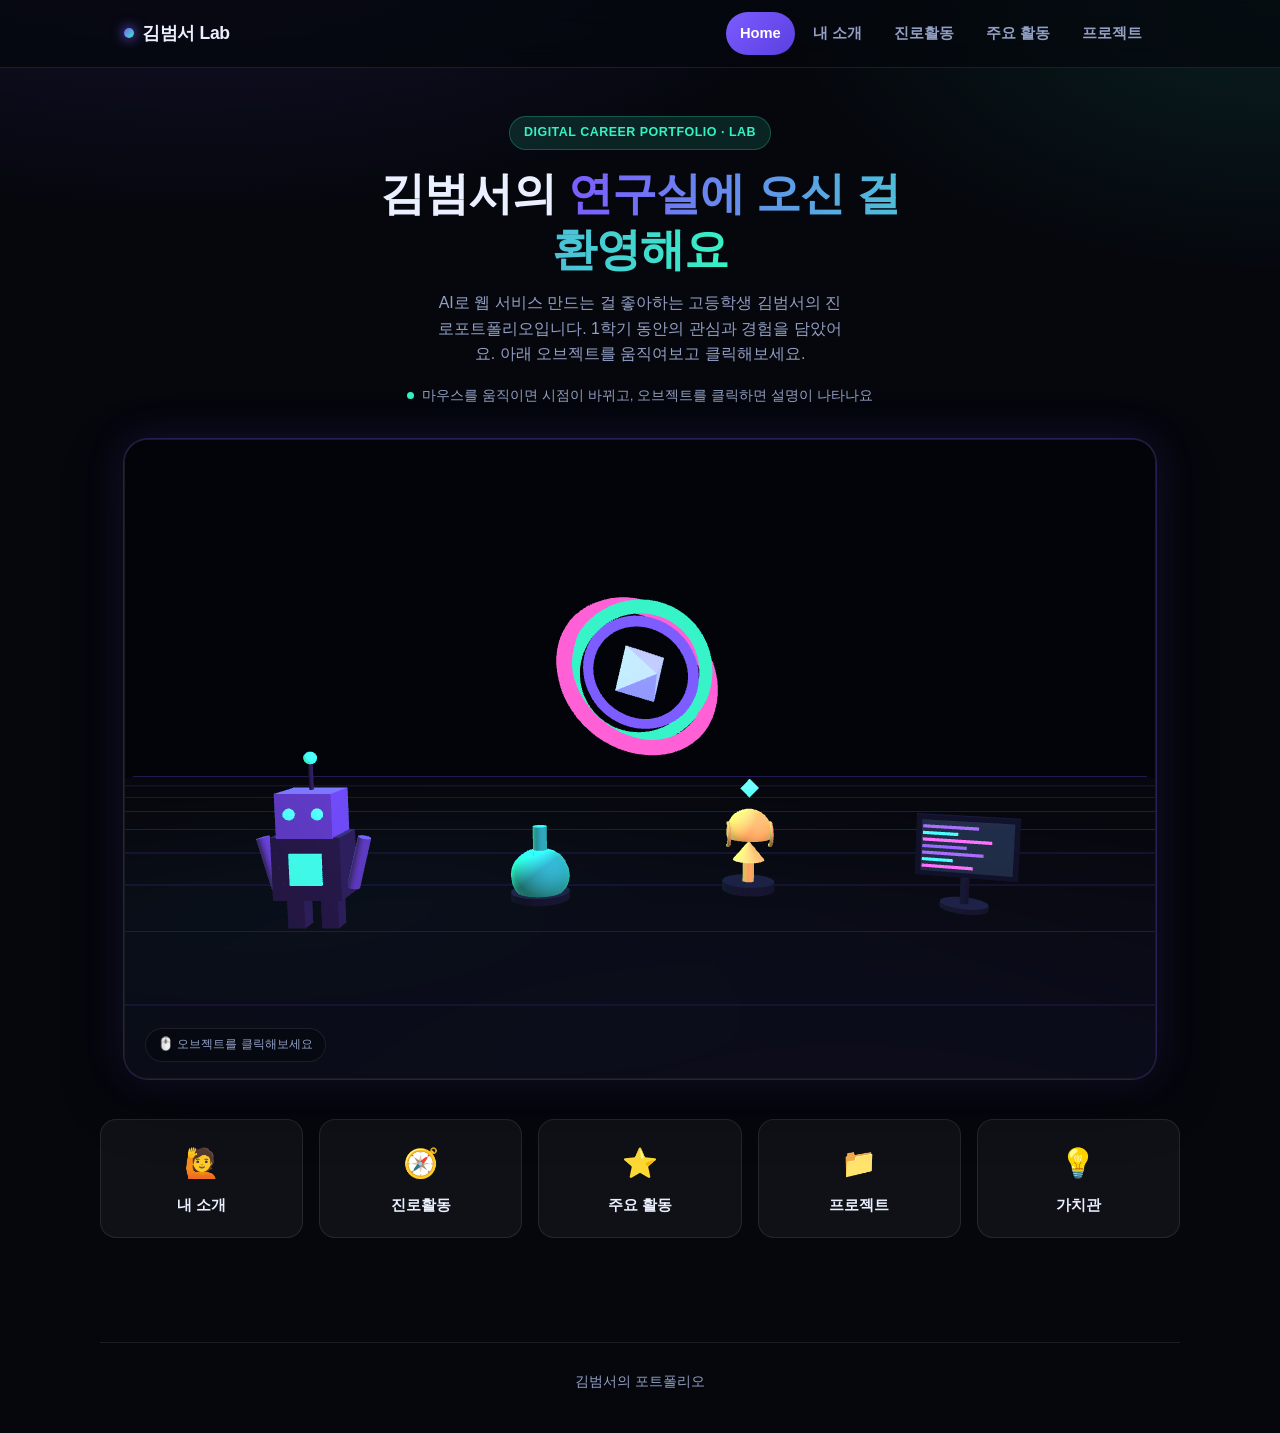
<file: 진로포트폴리오/index.html>
<!DOCTYPE html>
<html lang="ko">
<head>
<meta charset="UTF-8" />
<meta name="viewport" content="width=device-width, initial-scale=1.0" />
<title>김범서 진로포트폴리오 | Home</title>
<link rel="stylesheet" href="style.css" />
</head>
<body>

<nav class="site-nav">
  <div class="wrap">
    <a class="brand" href="index.html"><span class="dot"></span>김범서 Lab</a>
    <button class="nav-toggle" aria-label="메뉴 열기">
      <span></span><span></span><span></span>
    </button>
    <ul class="nav-links">
      <li><a href="index.html">Home</a></li>
      <li><a href="about.html">내 소개</a></li>
      <li><a href="career.html">진로활동</a></li>
      <li><a href="activities.html">주요 활동</a></li>
      <li><a href="projects.html">프로젝트</a></li>
    </ul>
  </div>
</nav>

<header class="wrap hero-intro">
  <span class="eyebrow">DIGITAL CAREER PORTFOLIO · LAB</span>
  <h1>김범서의 <span class="highlight">연구실에 오신 걸 환영해요</span></h1>
  <p>AI로 웹 서비스 만드는 걸 좋아하는 고등학생 김범서의 진로포트폴리오입니다. 1학기 동안의 관심과 경험을 담았어요. 아래 오브젝트를 움직여보고 클릭해보세요.</p>
  <div class="hero-hint"><span class="pulse-dot"></span> 마우스를 움직이면 시점이 바뀌고, 오브젝트를 클릭하면 설명이 나타나요</div>
</header>

<div class="lab-stage">
  <div id="lab-canvas-wrap" class="lab-canvas-wrap">
    <canvas id="lab-canvas" aria-label="내 진로 연구실 3D 씬. 로봇(내 소개), 플라스크(진로활동), 트로피(주요 활동), 모니터(프로젝트)를 클릭하면 설명이 나타납니다."></canvas>
    <span class="lab-caption">🖱️ 오브젝트를 클릭해보세요</span>

    <div id="lab-panel" class="lab-panel">
      <button class="lab-panel-close" aria-label="닫기">✕</button>
      <span class="lab-panel-tag"></span>
      <h3></h3>
      <p></p>
      <div class="lab-panel-actions">
        <a class="btn btn-primary btn-sm lab-panel-link" href="#">자세히 보기</a>
      </div>
    </div>

    <div class="lab-fallback">
      이 브라우저에서는 3D 씬을 표시할 수 없어요. 아래 메뉴로 각 페이지를 확인해주세요.
    </div>
  </div>
</div>

<main class="wrap quick-links">
  <a class="qcard" href="about.html">
    <div class="emoji">🙋</div>
    <div class="label">내 소개</div>
  </a>
  <a class="qcard" href="career.html">
    <div class="emoji">🧭</div>
    <div class="label">진로활동</div>
  </a>
  <a class="qcard" href="activities.html">
    <div class="emoji">⭐</div>
    <div class="label">주요 활동</div>
  </a>
  <a class="qcard" href="projects.html">
    <div class="emoji">📁</div>
    <div class="label">프로젝트</div>
  </a>
  <a class="qcard" href="about.html#values">
    <div class="emoji">💡</div>
    <div class="label">가치관</div>
  </a>
</main>

<footer class="site-footer wrap">
  김범서의 포트폴리오
</footer>

<script src="script.js"></script>
<script src="lab-scene.js"></script>
</body>
</html>
</file>
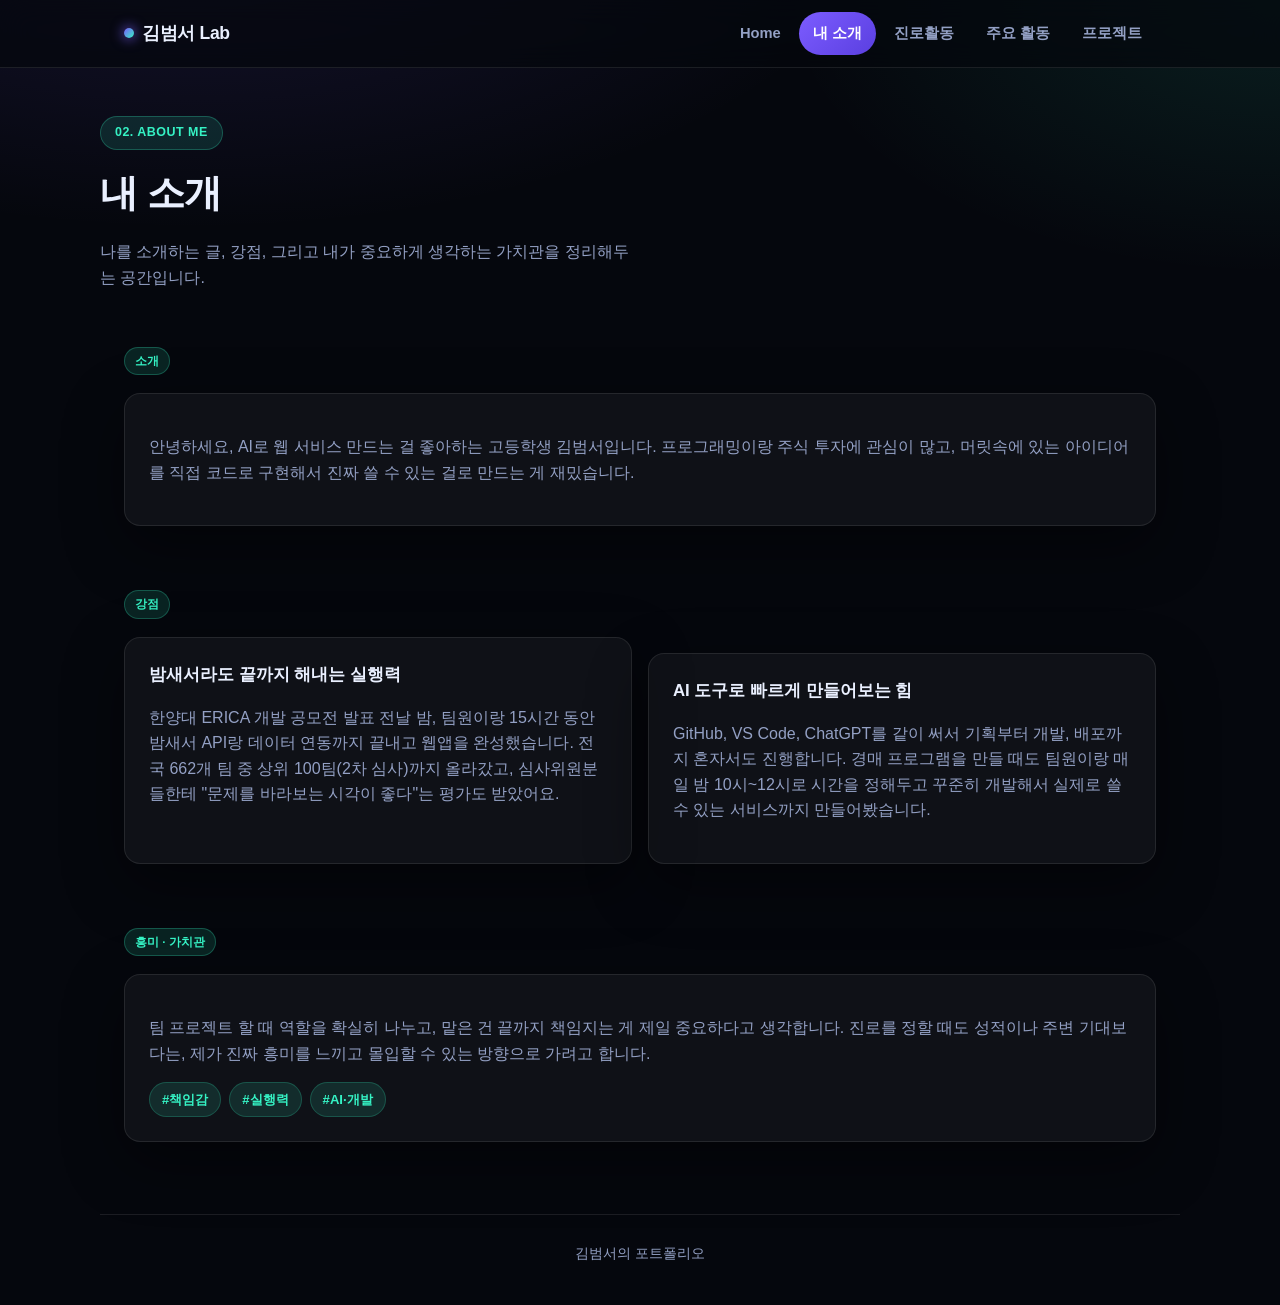
<file: 진로포트폴리오/about.html>
<!DOCTYPE html>
<html lang="ko">
<head>
<meta charset="UTF-8" />
<meta name="viewport" content="width=device-width, initial-scale=1.0" />
<title>내 소개 | 김범서 진로포트폴리오</title>
<link rel="stylesheet" href="style.css" />
</head>
<body>

<nav class="site-nav">
  <div class="wrap">
    <a class="brand" href="index.html"><span class="dot"></span>김범서 Lab</a>
    <button class="nav-toggle" aria-label="메뉴 열기">
      <span></span><span></span><span></span>
    </button>
    <ul class="nav-links">
      <li><a href="index.html">Home</a></li>
      <li><a href="about.html">내 소개</a></li>
      <li><a href="career.html">진로활동</a></li>
      <li><a href="activities.html">주요 활동</a></li>
      <li><a href="projects.html">프로젝트</a></li>
    </ul>
  </div>
</nav>

<header class="wrap page-header">
  <span class="eyebrow">02. ABOUT ME</span>
  <h1>내 소개</h1>
  <p>나를 소개하는 글, 강점, 그리고 내가 중요하게 생각하는 가치관을 정리해두는 공간입니다.</p>
</header>

<main class="wrap">

  <section id="intro" class="section">
    <h2 class="section-title"><span class="tag">소개</span></h2>
    <div class="card">
      <p>
        안녕하세요, AI로 웹 서비스 만드는 걸 좋아하는 고등학생 김범서입니다.
        프로그래밍이랑 주식 투자에 관심이 많고, 머릿속에 있는 아이디어를 직접 코드로
        구현해서 진짜 쓸 수 있는 걸로 만드는 게 재밌습니다.
      </p>
    </div>
  </section>

  <section id="strengths" class="section">
    <h2 class="section-title"><span class="tag">강점</span></h2>
    <div class="grid-2">
      <div class="card">
        <h3>밤새서라도 끝까지 해내는 실행력</h3>
        <p>
          한양대 ERICA 개발 공모전 발표 전날 밤, 팀원이랑 15시간 동안 밤새서 API랑 데이터
          연동까지 끝내고 웹앱을 완성했습니다. 전국 662개 팀 중 상위 100팀(2차 심사)까지
          올라갔고, 심사위원분들한테 "문제를 바라보는 시각이 좋다"는 평가도 받았어요.
        </p>
      </div>
      <div class="card">
        <h3>AI 도구로 빠르게 만들어보는 힘</h3>
        <p>
          GitHub, VS Code, ChatGPT를 같이 써서 기획부터 개발, 배포까지 혼자서도 진행합니다.
          경매 프로그램을 만들 때도 팀원이랑 매일 밤 10시~12시로 시간을 정해두고 꾸준히
          개발해서 실제로 쓸 수 있는 서비스까지 만들어봤습니다.
        </p>
      </div>
    </div>
  </section>

  <section id="values" class="section">
    <h2 class="section-title"><span class="tag">흥미 · 가치관</span></h2>
    <div class="card">
      <p>
        팀 프로젝트 할 때 역할을 확실히 나누고, 맡은 건 끝까지 책임지는 게 제일 중요하다고
        생각합니다. 진로를 정할 때도 성적이나 주변 기대보다는, 제가 진짜 흥미를 느끼고
        몰입할 수 있는 방향으로 가려고 합니다.
      </p>
      <div class="chip-row">
        <span class="chip">#책임감</span>
        <span class="chip">#실행력</span>
        <span class="chip">#AI·개발</span>
      </div>
    </div>
  </section>

</main>

<footer class="site-footer wrap">
  김범서의 포트폴리오
</footer>

<script src="script.js"></script>
</body>
</html>
</file>
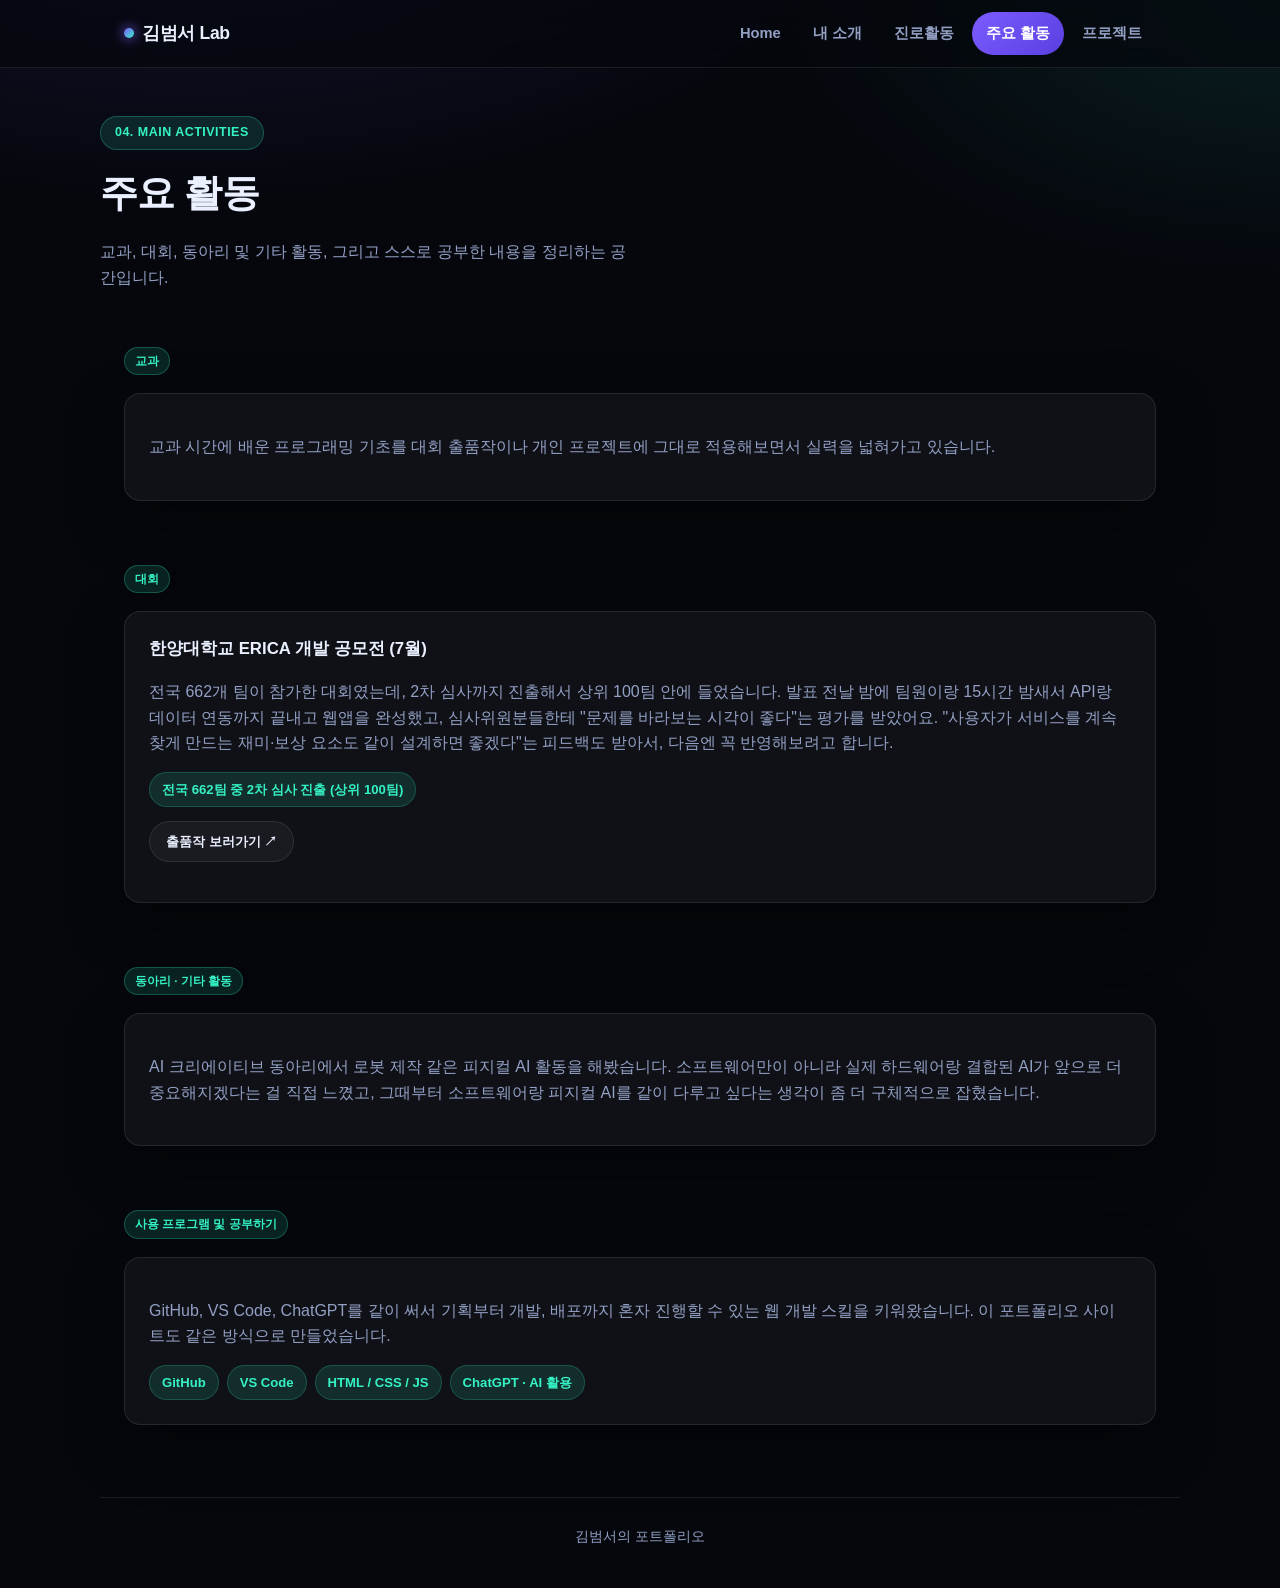
<file: 진로포트폴리오/activities.html>
<!DOCTYPE html>
<html lang="ko">
<head>
<meta charset="UTF-8" />
<meta name="viewport" content="width=device-width, initial-scale=1.0" />
<title>주요 활동 | 김범서 진로포트폴리오</title>
<link rel="stylesheet" href="style.css" />
</head>
<body>

<nav class="site-nav">
  <div class="wrap">
    <a class="brand" href="index.html"><span class="dot"></span>김범서 Lab</a>
    <button class="nav-toggle" aria-label="메뉴 열기">
      <span></span><span></span><span></span>
    </button>
    <ul class="nav-links">
      <li><a href="index.html">Home</a></li>
      <li><a href="about.html">내 소개</a></li>
      <li><a href="career.html">진로활동</a></li>
      <li><a href="activities.html">주요 활동</a></li>
      <li><a href="projects.html">프로젝트</a></li>
    </ul>
  </div>
</nav>

<header class="wrap page-header">
  <span class="eyebrow">04. MAIN ACTIVITIES</span>
  <h1>주요 활동</h1>
  <p>교과, 대회, 동아리 및 기타 활동, 그리고 스스로 공부한 내용을 정리하는 공간입니다.</p>
</header>

<main class="wrap">

  <section id="subject" class="section">
    <h2 class="section-title"><span class="tag">교과</span></h2>
    <div class="card">
      <p>
        교과 시간에 배운 프로그래밍 기초를 대회 출품작이나 개인 프로젝트에 그대로
        적용해보면서 실력을 넓혀가고 있습니다.
      </p>
    </div>
  </section>

  <section id="contest" class="section">
    <h2 class="section-title"><span class="tag">대회</span></h2>
    <div class="card">
      <h3>한양대학교 ERICA 개발 공모전 (7월)</h3>
      <p>
        전국 662개 팀이 참가한 대회였는데, 2차 심사까지 진출해서 상위 100팀 안에 들었습니다.
        발표 전날 밤에 팀원이랑 15시간 밤새서 API랑 데이터 연동까지 끝내고 웹앱을 완성했고,
        심사위원분들한테 "문제를 바라보는 시각이 좋다"는 평가를 받았어요. "사용자가 서비스를
        계속 찾게 만드는 재미·보상 요소도 같이 설계하면 좋겠다"는 피드백도 받아서, 다음엔
        꼭 반영해보려고 합니다.
      </p>
      <div class="chip-row">
        <span class="chip">전국 662팀 중 2차 심사 진출 (상위 100팀)</span>
      </div>
      <p style="margin-top: 14px;">
        <a class="btn btn-ghost btn-sm" href="https://hankki-hangeoreum.cmo00180401.chatgpt.site/" target="_blank" rel="noopener">
          출품작 보러가기 ↗
        </a>
      </p>
    </div>
  </section>

  <section id="club" class="section">
    <h2 class="section-title"><span class="tag">동아리 · 기타 활동</span></h2>
    <div class="card">
      <p>
        AI 크리에이티브 동아리에서 로봇 제작 같은 피지컬 AI 활동을 해봤습니다. 소프트웨어만이
        아니라 실제 하드웨어랑 결합된 AI가 앞으로 더 중요해지겠다는 걸 직접 느꼈고, 그때부터
        소프트웨어랑 피지컬 AI를 같이 다루고 싶다는 생각이 좀 더 구체적으로 잡혔습니다.
      </p>
    </div>
  </section>

  <section id="self-study" class="section">
    <h2 class="section-title"><span class="tag">사용 프로그램 및 공부하기</span></h2>
    <div class="card">
      <p>
        GitHub, VS Code, ChatGPT를 같이 써서 기획부터 개발, 배포까지 혼자 진행할 수 있는
        웹 개발 스킬을 키워왔습니다. 이 포트폴리오 사이트도 같은 방식으로 만들었습니다.
      </p>
      <div class="chip-row">
        <span class="chip">GitHub</span>
        <span class="chip">VS Code</span>
        <span class="chip">HTML / CSS / JS</span>
        <span class="chip">ChatGPT · AI 활용</span>
      </div>
    </div>
  </section>

</main>

<footer class="site-footer wrap">
  김범서의 포트폴리오
</footer>

<script src="script.js"></script>
</body>
</html>
</file>
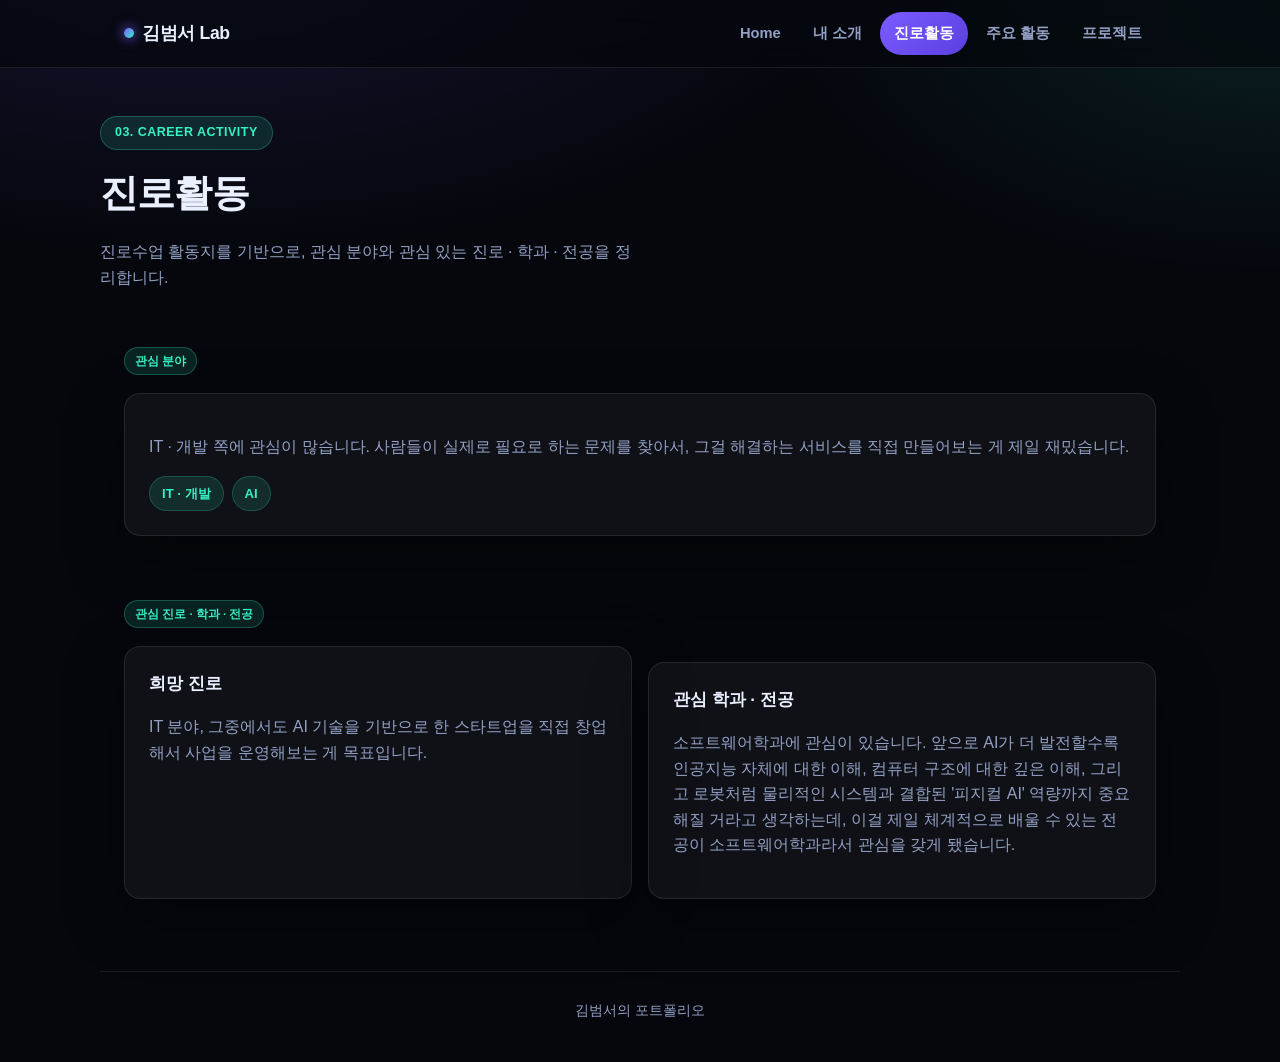
<file: 진로포트폴리오/career.html>
<!DOCTYPE html>
<html lang="ko">
<head>
<meta charset="UTF-8" />
<meta name="viewport" content="width=device-width, initial-scale=1.0" />
<title>진로활동 | 김범서 진로포트폴리오</title>
<link rel="stylesheet" href="style.css" />
</head>
<body>

<nav class="site-nav">
  <div class="wrap">
    <a class="brand" href="index.html"><span class="dot"></span>김범서 Lab</a>
    <button class="nav-toggle" aria-label="메뉴 열기">
      <span></span><span></span><span></span>
    </button>
    <ul class="nav-links">
      <li><a href="index.html">Home</a></li>
      <li><a href="about.html">내 소개</a></li>
      <li><a href="career.html">진로활동</a></li>
      <li><a href="activities.html">주요 활동</a></li>
      <li><a href="projects.html">프로젝트</a></li>
    </ul>
  </div>
</nav>

<header class="wrap page-header">
  <span class="eyebrow">03. CAREER ACTIVITY</span>
  <h1>진로활동</h1>
  <p>진로수업 활동지를 기반으로, 관심 분야와 관심 있는 진로 · 학과 · 전공을 정리합니다.</p>
</header>

<main class="wrap">

  <section id="interest" class="section">
    <h2 class="section-title"><span class="tag">관심 분야</span></h2>
    <div class="card">
      <p>
        IT · 개발 쪽에 관심이 많습니다. 사람들이 실제로 필요로 하는 문제를 찾아서,
        그걸 해결하는 서비스를 직접 만들어보는 게 제일 재밌습니다.
      </p>
      <div class="chip-row">
        <span class="chip">IT · 개발</span>
        <span class="chip">AI</span>
      </div>
    </div>
  </section>

  <section id="target" class="section">
    <h2 class="section-title"><span class="tag">관심 진로 · 학과 · 전공</span></h2>
    <div class="grid-2">
      <div class="card">
        <h3>희망 진로</h3>
        <p>
          IT 분야, 그중에서도 AI 기술을 기반으로 한 스타트업을 직접 창업해서 사업을
          운영해보는 게 목표입니다.
        </p>
      </div>
      <div class="card">
        <h3>관심 학과 · 전공</h3>
        <p>
          소프트웨어학과에 관심이 있습니다. 앞으로 AI가 더 발전할수록 인공지능 자체에 대한
          이해, 컴퓨터 구조에 대한 깊은 이해, 그리고 로봇처럼 물리적인 시스템과 결합된
          '피지컬 AI' 역량까지 중요해질 거라고 생각하는데, 이걸 제일 체계적으로 배울 수
          있는 전공이 소프트웨어학과라서 관심을 갖게 됐습니다.
        </p>
      </div>
    </div>
  </section>

</main>

<footer class="site-footer wrap">
  김범서의 포트폴리오
</footer>

<script src="script.js"></script>
</body>
</html>
</file>
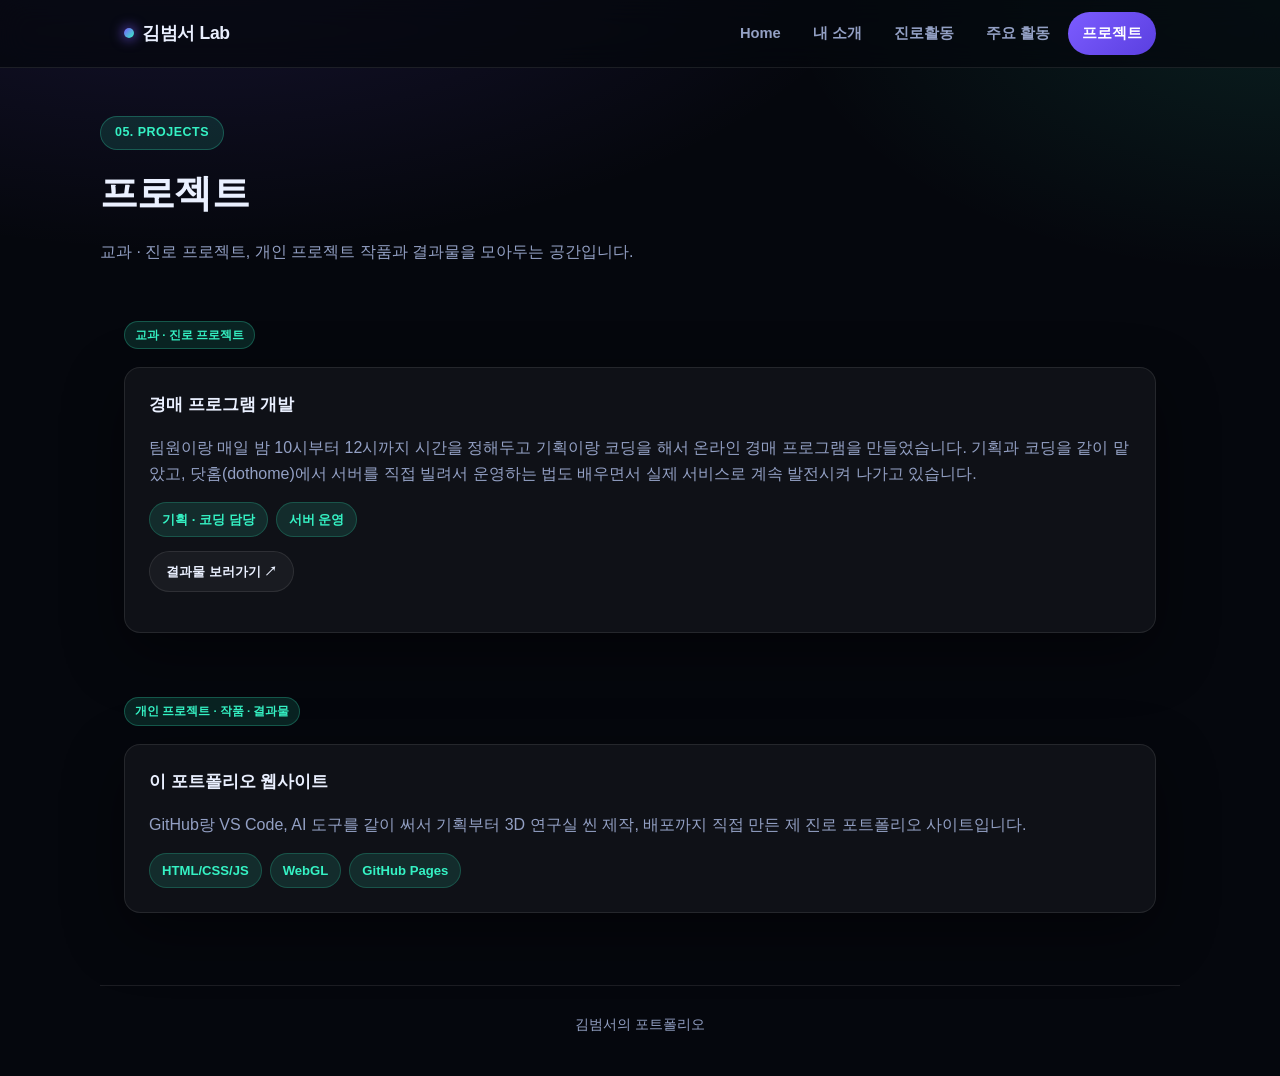
<file: 진로포트폴리오/projects.html>
<!DOCTYPE html>
<html lang="ko">
<head>
<meta charset="UTF-8" />
<meta name="viewport" content="width=device-width, initial-scale=1.0" />
<title>프로젝트 | 김범서 진로포트폴리오</title>
<link rel="stylesheet" href="style.css" />
</head>
<body>

<nav class="site-nav">
  <div class="wrap">
    <a class="brand" href="index.html"><span class="dot"></span>김범서 Lab</a>
    <button class="nav-toggle" aria-label="메뉴 열기">
      <span></span><span></span><span></span>
    </button>
    <ul class="nav-links">
      <li><a href="index.html">Home</a></li>
      <li><a href="about.html">내 소개</a></li>
      <li><a href="career.html">진로활동</a></li>
      <li><a href="activities.html">주요 활동</a></li>
      <li><a href="projects.html">프로젝트</a></li>
    </ul>
  </div>
</nav>

<header class="wrap page-header">
  <span class="eyebrow">05. PROJECTS</span>
  <h1>프로젝트</h1>
  <p>교과 · 진로 프로젝트, 개인 프로젝트 작품과 결과물을 모아두는 공간입니다.</p>
</header>

<main class="wrap">

  <section id="subject-project" class="section">
    <h2 class="section-title"><span class="tag">교과 · 진로 프로젝트</span></h2>
    <div class="card">
      <h3>경매 프로그램 개발</h3>
      <p>
        팀원이랑 매일 밤 10시부터 12시까지 시간을 정해두고 기획이랑 코딩을 해서 온라인
        경매 프로그램을 만들었습니다. 기획과 코딩을 같이 맡았고, 닷홈(dothome)에서 서버를
        직접 빌려서 운영하는 법도 배우면서 실제 서비스로 계속 발전시켜 나가고 있습니다.
      </p>
      <div class="chip-row">
        <span class="chip">기획 · 코딩 담당</span>
        <span class="chip">서버 운영</span>
      </div>
      <p style="margin-top: 14px;">
        <a class="btn btn-ghost btn-sm" href="https://bullty.dothome.co.kr/" target="_blank" rel="noopener">
          결과물 보러가기 ↗
        </a>
      </p>
    </div>
  </section>

  <section id="personal-project" class="section">
    <h2 class="section-title"><span class="tag">개인 프로젝트 · 작품 · 결과물</span></h2>
    <div class="card">
      <h3>이 포트폴리오 웹사이트</h3>
      <p>
        GitHub랑 VS Code, AI 도구를 같이 써서 기획부터 3D 연구실 씬 제작, 배포까지
        직접 만든 제 진로 포트폴리오 사이트입니다.
      </p>
      <div class="chip-row">
        <span class="chip">HTML/CSS/JS</span>
        <span class="chip">WebGL</span>
        <span class="chip">GitHub Pages</span>
      </div>
    </div>
  </section>

</main>

<footer class="site-footer wrap">
  김범서의 포트폴리오
</footer>

<script src="script.js"></script>
</body>
</html>
</file>
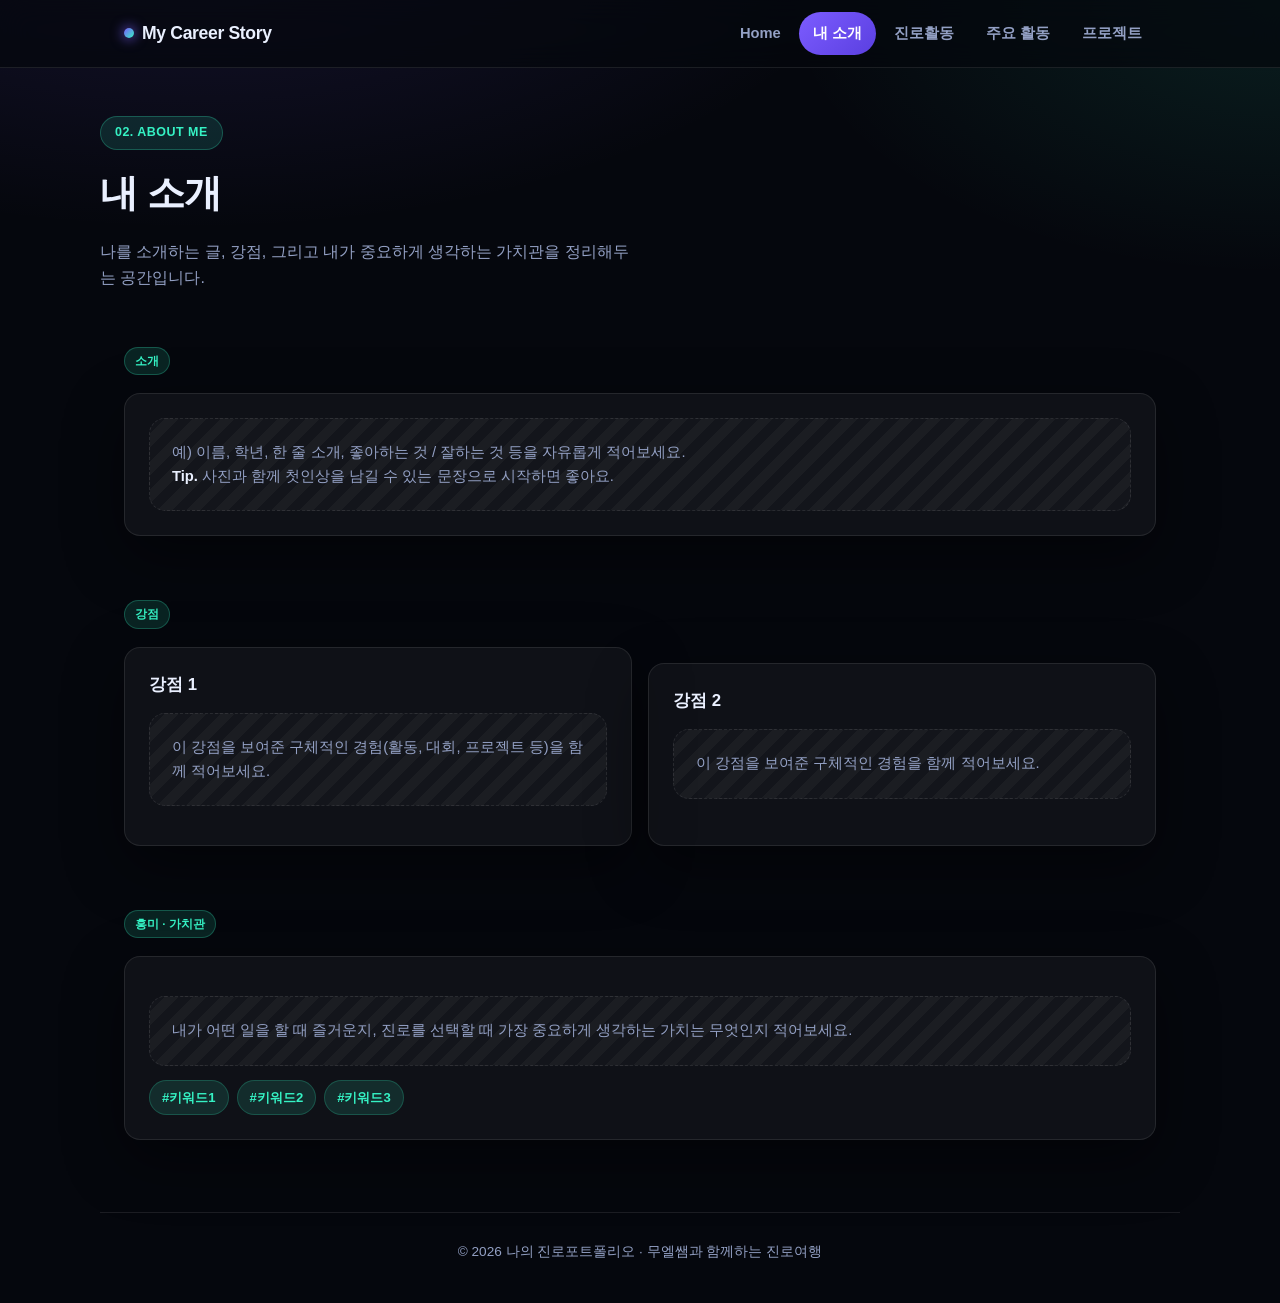
<file: 진로포트폴리오/Claude outputs/career-portfolio/career-portfolio/about.html>
<!DOCTYPE html>
<html lang="ko">
<head>
<meta charset="UTF-8" />
<meta name="viewport" content="width=device-width, initial-scale=1.0" />
<title>내 소개 | 나의 진로포트폴리오</title>
<link rel="stylesheet" href="style.css" />
</head>
<body>

<nav class="site-nav">
  <div class="wrap">
    <a class="brand" href="index.html"><span class="dot"></span>My Career Story</a>
    <button class="nav-toggle" aria-label="메뉴 열기">
      <span></span><span></span><span></span>
    </button>
    <ul class="nav-links">
      <li><a href="index.html">Home</a></li>
      <li><a href="about.html">내 소개</a></li>
      <li><a href="career.html">진로활동</a></li>
      <li><a href="activities.html">주요 활동</a></li>
      <li><a href="projects.html">프로젝트</a></li>
    </ul>
  </div>
</nav>

<header class="wrap page-header">
  <span class="eyebrow">02. ABOUT ME</span>
  <h1>내 소개</h1>
  <p>나를 소개하는 글, 강점, 그리고 내가 중요하게 생각하는 가치관을 정리해두는 공간입니다.</p>
</header>

<main class="wrap">

  <section id="intro" class="section">
    <h2 class="section-title"><span class="tag">소개</span></h2>
    <div class="card">
      <div class="placeholder">
        예) 이름, 학년, 한 줄 소개, 좋아하는 것 / 잘하는 것 등을 자유롭게 적어보세요.<br />
        <b>Tip.</b> 사진과 함께 첫인상을 남길 수 있는 문장으로 시작하면 좋아요.
      </div>
    </div>
  </section>

  <section id="strengths" class="section">
    <h2 class="section-title"><span class="tag">강점</span></h2>
    <div class="grid-2">
      <div class="card">
        <h3>강점 1</h3>
        <p class="placeholder">이 강점을 보여준 구체적인 경험(활동, 대회, 프로젝트 등)을 함께 적어보세요.</p>
      </div>
      <div class="card">
        <h3>강점 2</h3>
        <p class="placeholder">이 강점을 보여준 구체적인 경험을 함께 적어보세요.</p>
      </div>
    </div>
  </section>

  <section id="values" class="section">
    <h2 class="section-title"><span class="tag">흥미 · 가치관</span></h2>
    <div class="card">
      <p class="placeholder">내가 어떤 일을 할 때 즐거운지, 진로를 선택할 때 가장 중요하게 생각하는 가치는 무엇인지 적어보세요.</p>
      <div class="chip-row">
        <span class="chip">#키워드1</span>
        <span class="chip">#키워드2</span>
        <span class="chip">#키워드3</span>
      </div>
    </div>
  </section>

</main>

<footer class="site-footer wrap">
  © 2026 나의 진로포트폴리오 · 무엘쌤과 함께하는 진로여행
</footer>

<script src="script.js"></script>
</body>
</html>
</file>
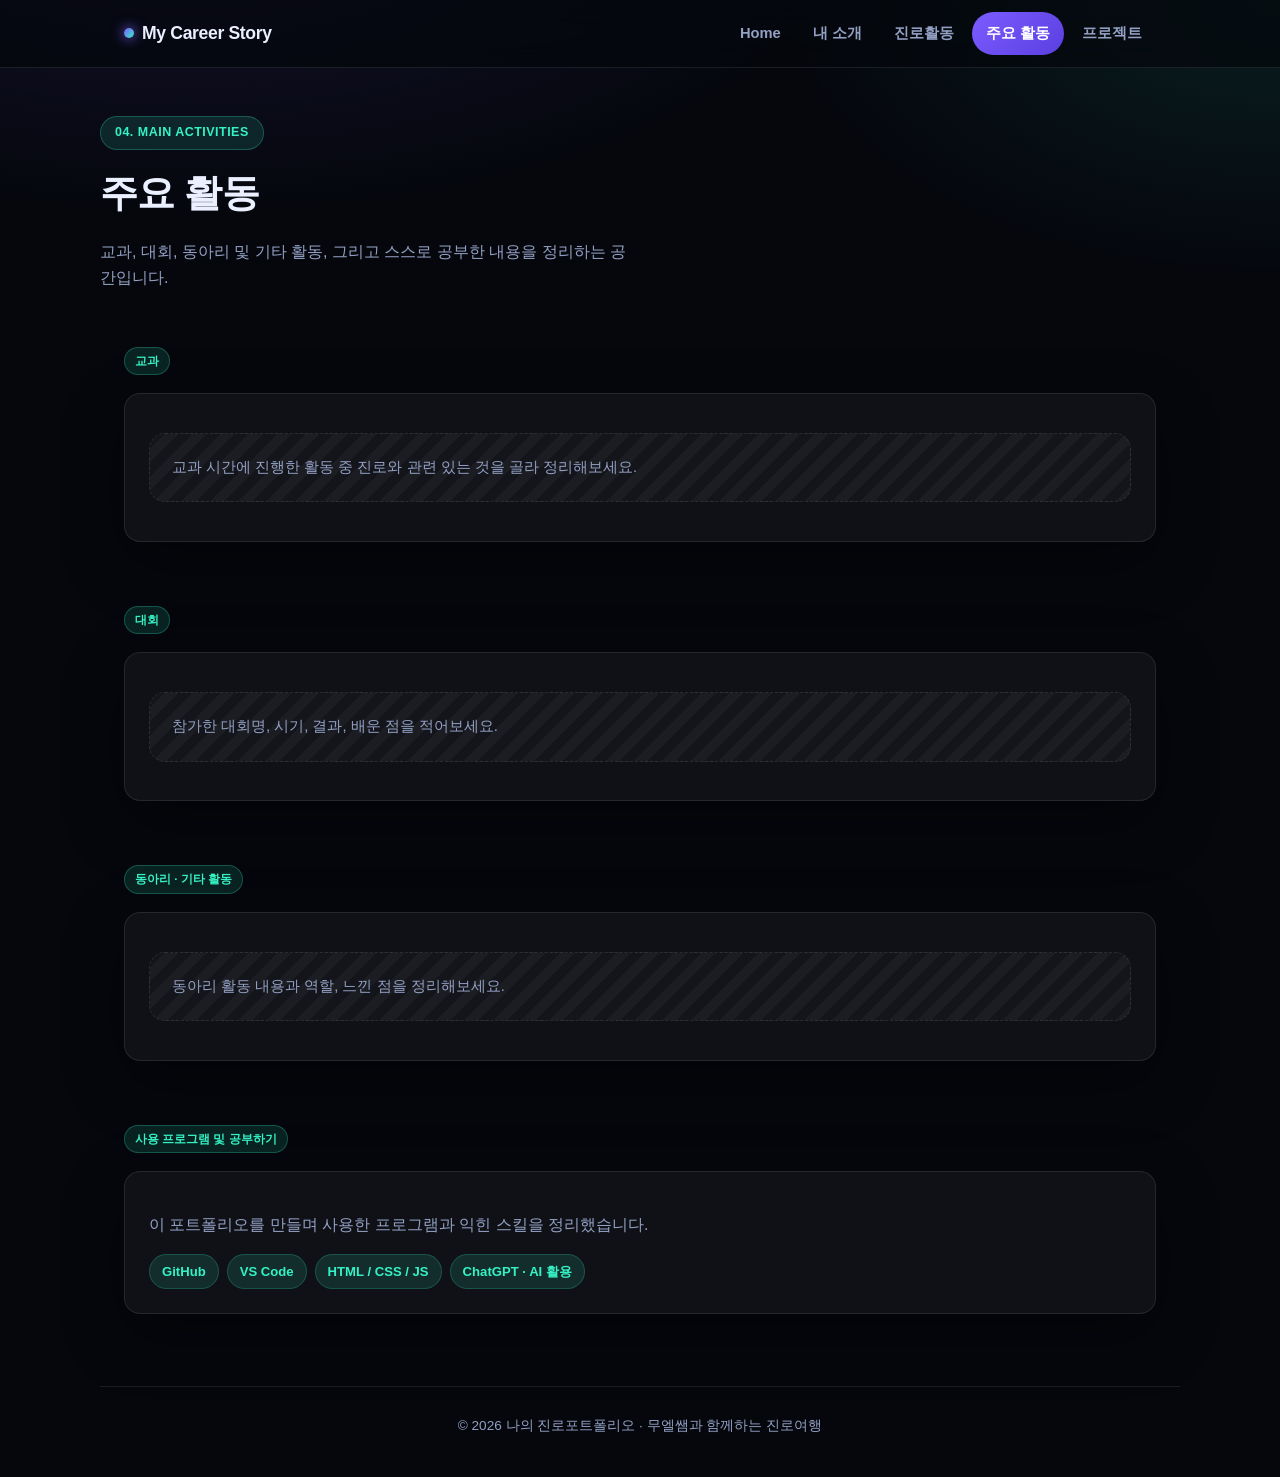
<file: 진로포트폴리오/Claude outputs/career-portfolio/career-portfolio/activities.html>
<!DOCTYPE html>
<html lang="ko">
<head>
<meta charset="UTF-8" />
<meta name="viewport" content="width=device-width, initial-scale=1.0" />
<title>주요 활동 | 나의 진로포트폴리오</title>
<link rel="stylesheet" href="style.css" />
</head>
<body>

<nav class="site-nav">
  <div class="wrap">
    <a class="brand" href="index.html"><span class="dot"></span>My Career Story</a>
    <button class="nav-toggle" aria-label="메뉴 열기">
      <span></span><span></span><span></span>
    </button>
    <ul class="nav-links">
      <li><a href="index.html">Home</a></li>
      <li><a href="about.html">내 소개</a></li>
      <li><a href="career.html">진로활동</a></li>
      <li><a href="activities.html">주요 활동</a></li>
      <li><a href="projects.html">프로젝트</a></li>
    </ul>
  </div>
</nav>

<header class="wrap page-header">
  <span class="eyebrow">04. MAIN ACTIVITIES</span>
  <h1>주요 활동</h1>
  <p>교과, 대회, 동아리 및 기타 활동, 그리고 스스로 공부한 내용을 정리하는 공간입니다.</p>
</header>

<main class="wrap">

  <section id="subject" class="section">
    <h2 class="section-title"><span class="tag">교과</span></h2>
    <div class="card">
      <p class="placeholder">교과 시간에 진행한 활동 중 진로와 관련 있는 것을 골라 정리해보세요.</p>
    </div>
  </section>

  <section id="contest" class="section">
    <h2 class="section-title"><span class="tag">대회</span></h2>
    <div class="card">
      <p class="placeholder">참가한 대회명, 시기, 결과, 배운 점을 적어보세요.</p>
    </div>
  </section>

  <section id="club" class="section">
    <h2 class="section-title"><span class="tag">동아리 · 기타 활동</span></h2>
    <div class="card">
      <p class="placeholder">동아리 활동 내용과 역할, 느낀 점을 정리해보세요.</p>
    </div>
  </section>

  <section id="self-study" class="section">
    <h2 class="section-title"><span class="tag">사용 프로그램 및 공부하기</span></h2>
    <div class="card">
      <p>이 포트폴리오를 만들며 사용한 프로그램과 익힌 스킬을 정리했습니다.</p>
      <div class="chip-row">
        <span class="chip">GitHub</span>
        <span class="chip">VS Code</span>
        <span class="chip">HTML / CSS / JS</span>
        <span class="chip">ChatGPT · AI 활용</span>
      </div>
    </div>
  </section>

</main>

<footer class="site-footer wrap">
  © 2026 나의 진로포트폴리오 · 무엘쌤과 함께하는 진로여행
</footer>

<script src="script.js"></script>
</body>
</html>
</file>
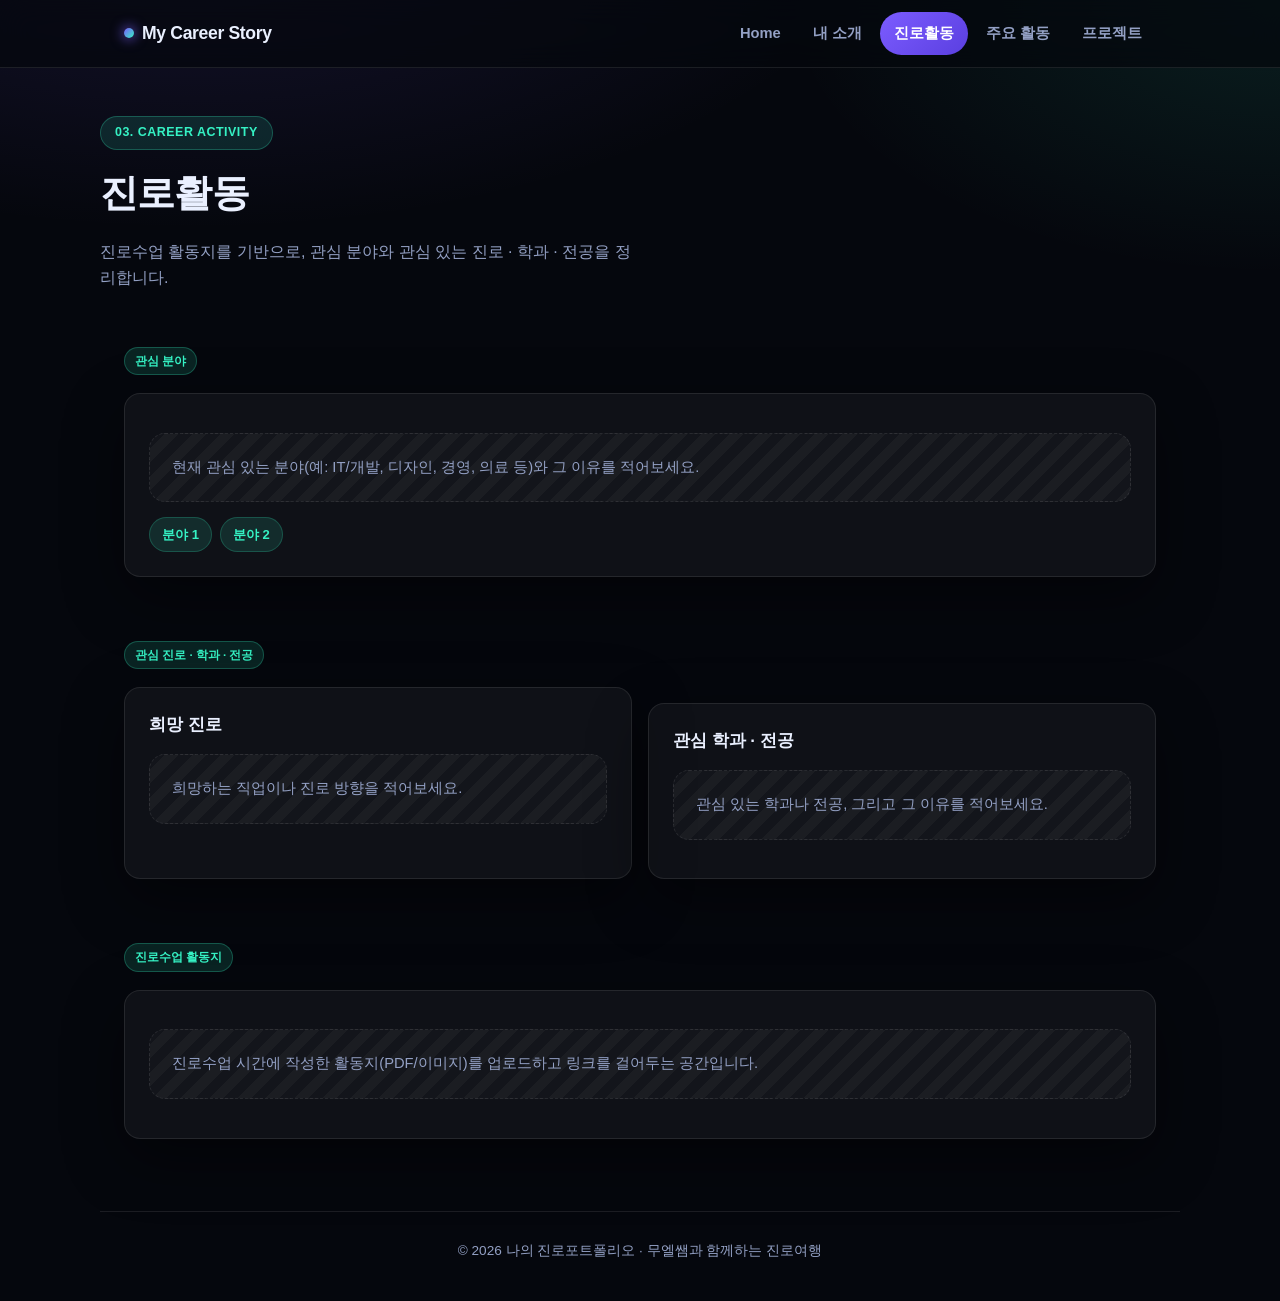
<file: 진로포트폴리오/Claude outputs/career-portfolio/career-portfolio/career.html>
<!DOCTYPE html>
<html lang="ko">
<head>
<meta charset="UTF-8" />
<meta name="viewport" content="width=device-width, initial-scale=1.0" />
<title>진로활동 | 나의 진로포트폴리오</title>
<link rel="stylesheet" href="style.css" />
</head>
<body>

<nav class="site-nav">
  <div class="wrap">
    <a class="brand" href="index.html"><span class="dot"></span>My Career Story</a>
    <button class="nav-toggle" aria-label="메뉴 열기">
      <span></span><span></span><span></span>
    </button>
    <ul class="nav-links">
      <li><a href="index.html">Home</a></li>
      <li><a href="about.html">내 소개</a></li>
      <li><a href="career.html">진로활동</a></li>
      <li><a href="activities.html">주요 활동</a></li>
      <li><a href="projects.html">프로젝트</a></li>
    </ul>
  </div>
</nav>

<header class="wrap page-header">
  <span class="eyebrow">03. CAREER ACTIVITY</span>
  <h1>진로활동</h1>
  <p>진로수업 활동지를 기반으로, 관심 분야와 관심 있는 진로 · 학과 · 전공을 정리합니다.</p>
</header>

<main class="wrap">

  <section id="interest" class="section">
    <h2 class="section-title"><span class="tag">관심 분야</span></h2>
    <div class="card">
      <p class="placeholder">현재 관심 있는 분야(예: IT/개발, 디자인, 경영, 의료 등)와 그 이유를 적어보세요.</p>
      <div class="chip-row">
        <span class="chip">분야 1</span>
        <span class="chip">분야 2</span>
      </div>
    </div>
  </section>

  <section id="target" class="section">
    <h2 class="section-title"><span class="tag">관심 진로 · 학과 · 전공</span></h2>
    <div class="grid-2">
      <div class="card">
        <h3>희망 진로</h3>
        <p class="placeholder">희망하는 직업이나 진로 방향을 적어보세요.</p>
      </div>
      <div class="card">
        <h3>관심 학과 · 전공</h3>
        <p class="placeholder">관심 있는 학과나 전공, 그리고 그 이유를 적어보세요.</p>
      </div>
    </div>
  </section>

  <section class="section">
    <h2 class="section-title"><span class="tag">진로수업 활동지</span></h2>
    <div class="card">
      <p class="placeholder">진로수업 시간에 작성한 활동지(PDF/이미지)를 업로드하고 링크를 걸어두는 공간입니다.</p>
    </div>
  </section>

</main>

<footer class="site-footer wrap">
  © 2026 나의 진로포트폴리오 · 무엘쌤과 함께하는 진로여행
</footer>

<script src="script.js"></script>
</body>
</html>
</file>
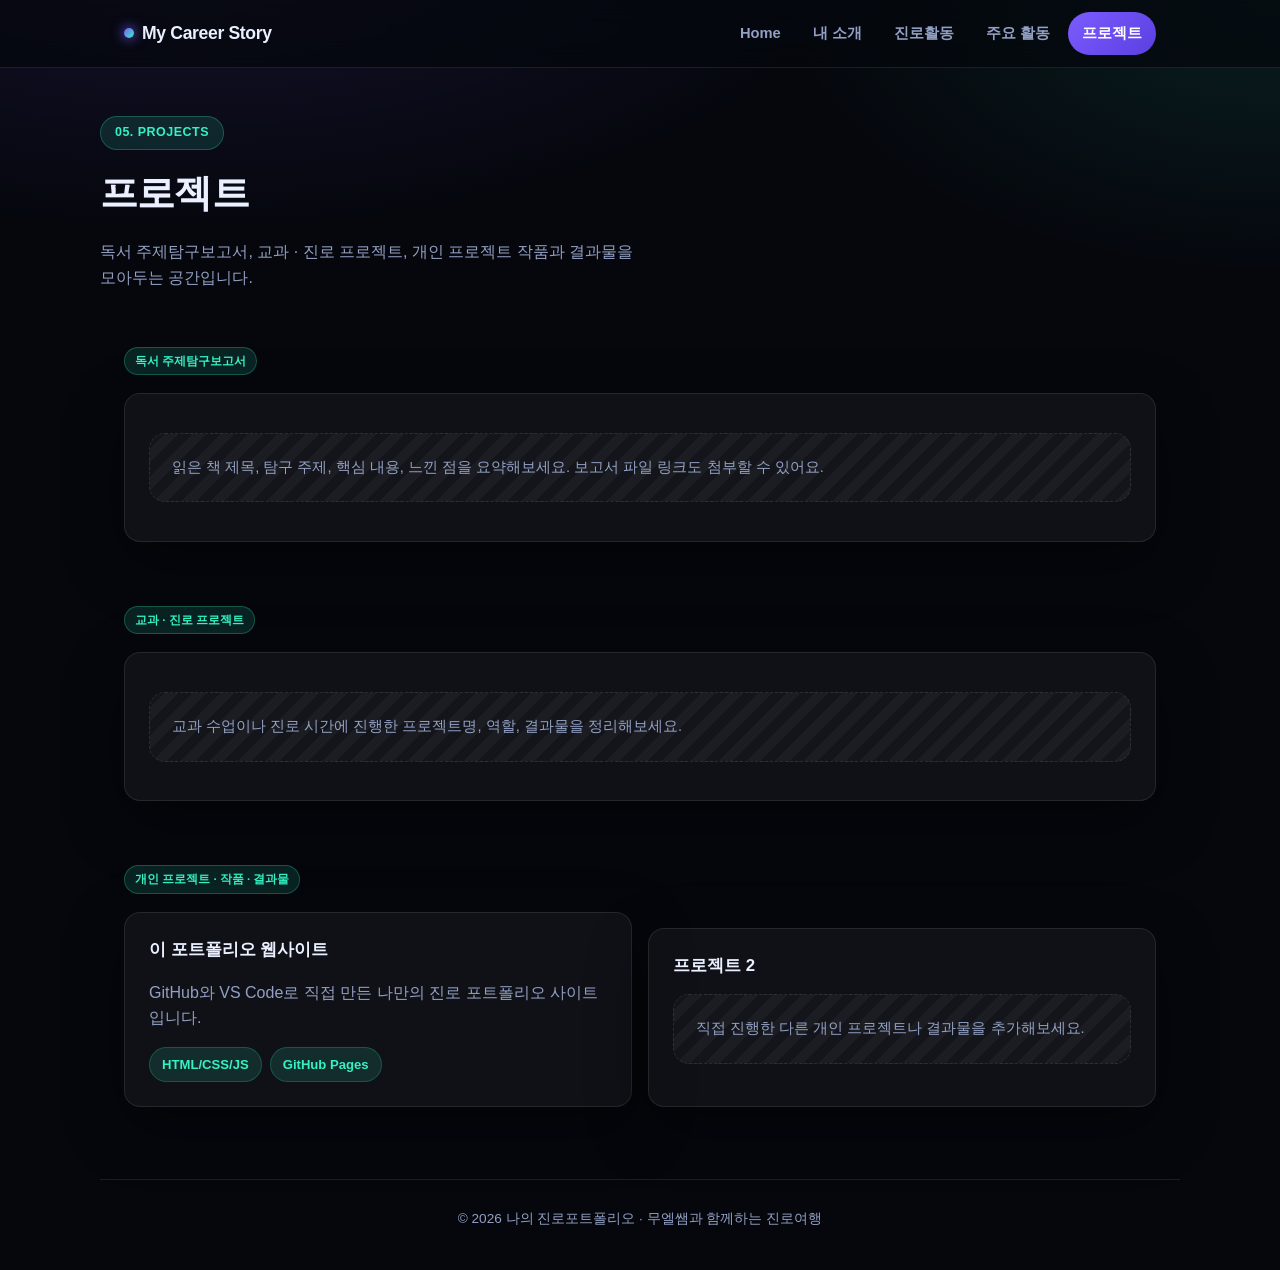
<file: 진로포트폴리오/Claude outputs/career-portfolio/career-portfolio/projects.html>
<!DOCTYPE html>
<html lang="ko">
<head>
<meta charset="UTF-8" />
<meta name="viewport" content="width=device-width, initial-scale=1.0" />
<title>프로젝트 | 나의 진로포트폴리오</title>
<link rel="stylesheet" href="style.css" />
</head>
<body>

<nav class="site-nav">
  <div class="wrap">
    <a class="brand" href="index.html"><span class="dot"></span>My Career Story</a>
    <button class="nav-toggle" aria-label="메뉴 열기">
      <span></span><span></span><span></span>
    </button>
    <ul class="nav-links">
      <li><a href="index.html">Home</a></li>
      <li><a href="about.html">내 소개</a></li>
      <li><a href="career.html">진로활동</a></li>
      <li><a href="activities.html">주요 활동</a></li>
      <li><a href="projects.html">프로젝트</a></li>
    </ul>
  </div>
</nav>

<header class="wrap page-header">
  <span class="eyebrow">05. PROJECTS</span>
  <h1>프로젝트</h1>
  <p>독서 주제탐구보고서, 교과 · 진로 프로젝트, 개인 프로젝트 작품과 결과물을 모아두는 공간입니다.</p>
</header>

<main class="wrap">

  <section id="reading" class="section">
    <h2 class="section-title"><span class="tag">독서 주제탐구보고서</span></h2>
    <div class="card">
      <p class="placeholder">읽은 책 제목, 탐구 주제, 핵심 내용, 느낀 점을 요약해보세요. 보고서 파일 링크도 첨부할 수 있어요.</p>
    </div>
  </section>

  <section id="subject-project" class="section">
    <h2 class="section-title"><span class="tag">교과 · 진로 프로젝트</span></h2>
    <div class="card">
      <p class="placeholder">교과 수업이나 진로 시간에 진행한 프로젝트명, 역할, 결과물을 정리해보세요.</p>
    </div>
  </section>

  <section id="personal-project" class="section">
    <h2 class="section-title"><span class="tag">개인 프로젝트 · 작품 · 결과물</span></h2>
    <div class="grid-2">
      <div class="card">
        <h3>이 포트폴리오 웹사이트</h3>
        <p>GitHub와 VS Code로 직접 만든 나만의 진로 포트폴리오 사이트입니다.</p>
        <div class="chip-row">
          <span class="chip">HTML/CSS/JS</span>
          <span class="chip">GitHub Pages</span>
        </div>
      </div>
      <div class="card">
        <h3>프로젝트 2</h3>
        <p class="placeholder">직접 진행한 다른 개인 프로젝트나 결과물을 추가해보세요.</p>
      </div>
    </div>
  </section>

</main>

<footer class="site-footer wrap">
  © 2026 나의 진로포트폴리오 · 무엘쌤과 함께하는 진로여행
</footer>

<script src="script.js"></script>
</body>
</html>
</file>
<file: 진로포트폴리오/style.css>
/* ============================================
   나의 진로포트폴리오 — 공통 스타일시트 (Lab Theme)
   ============================================ */

:root {
  --bg: #05070d;
  --bg-soft: #0b0f1a;
  --surface: rgba(255, 255, 255, 0.045);
  --surface-strong: rgba(255, 255, 255, 0.07);
  --ink: #eaf0ff;
  --ink-soft: #93a0c4;
  --primary: #7c5cff;
  --primary-dark: #5a3fe0;
  --accent: #35f2c4;
  --accent-soft: rgba(53, 242, 196, 0.12);
  --magenta: #ff5fd1;
  --card-border: rgba(255, 255, 255, 0.09);
  --shadow: 0 20px 60px rgba(0, 0, 0, 0.45);
  --glow: 0 0 0 1px rgba(124, 92, 255, 0.25), 0 0 40px rgba(124, 92, 255, 0.15);
  --radius-lg: 24px;
  --radius-md: 16px;
  --nav-h: 68px;
  --max-w: 1080px;
  font-size: 16px;
}

* { box-sizing: border-box; }

html { scroll-behavior: smooth; }

body {
  margin: 0;
  font-family: "Pretendard", "Apple SD Gothic Neo", "Malgun Gothic", -apple-system,
    BlinkMacSystemFont, sans-serif;
  background:
    radial-gradient(1200px 600px at 15% -10%, rgba(124, 92, 255, 0.16), transparent 60%),
    radial-gradient(900px 500px at 100% 0%, rgba(53, 242, 196, 0.10), transparent 55%),
    var(--bg);
  color: var(--ink);
  line-height: 1.6;
  -webkit-font-smoothing: antialiased;
  min-height: 100vh;
}

img { max-width: 100%; display: block; }

a { color: inherit; text-decoration: none; }

.wrap {
  max-width: var(--max-w);
  margin: 0 auto;
  padding: 0 24px;
}

/* ---------- Nav ---------- */
.site-nav {
  position: sticky;
  top: 0;
  z-index: 50;
  height: var(--nav-h);
  display: flex;
  align-items: center;
  background: rgba(5, 7, 13, 0.72);
  backdrop-filter: blur(14px);
  border-bottom: 1px solid var(--card-border);
}

.site-nav .wrap {
  width: 100%;
  display: flex;
  align-items: center;
  justify-content: space-between;
}

.brand {
  font-weight: 800;
  font-size: 1.1rem;
  letter-spacing: -0.02em;
  display: flex;
  align-items: center;
  gap: 8px;
  color: var(--ink);
}

.brand .dot {
  width: 10px;
  height: 10px;
  border-radius: 50%;
  background: linear-gradient(135deg, var(--primary), var(--accent));
  box-shadow: 0 0 12px 2px rgba(124, 92, 255, 0.6);
}

.nav-links {
  display: flex;
  gap: 4px;
  list-style: none;
  margin: 0;
  padding: 0;
}

.nav-links a {
  display: block;
  padding: 10px 14px;
  border-radius: 999px;
  font-weight: 600;
  font-size: 0.92rem;
  color: var(--ink-soft);
  transition: background 0.2s ease, color 0.2s ease;
  white-space: nowrap;
}

.nav-links a:hover { background: var(--accent-soft); color: var(--ink); }

.nav-links a.active {
  background: linear-gradient(135deg, var(--primary), var(--primary-dark));
  color: #fff;
}

.nav-toggle {
  display: none;
  flex-direction: column;
  gap: 4px;
  background: none;
  border: none;
  cursor: pointer;
  padding: 8px;
}

.nav-toggle span {
  width: 22px;
  height: 2px;
  background: var(--ink);
  border-radius: 2px;
}

@media (max-width: 760px) {
  .nav-toggle { display: flex; }

  .nav-links {
    position: absolute;
    top: var(--nav-h);
    left: 0;
    right: 0;
    flex-direction: column;
    background: var(--bg-soft);
    border-bottom: 1px solid var(--card-border);
    padding: 8px 24px 16px;
    display: none;
    box-shadow: var(--shadow);
  }

  .nav-links.open { display: flex; }
  .nav-links a { padding: 12px 8px; }
}

/* ---------- Intro copy above the lab scene ---------- */
.hero-intro {
  padding: 48px 0 8px;
  text-align: center;
}

.eyebrow {
  display: inline-block;
  font-size: 0.78rem;
  font-weight: 700;
  letter-spacing: 0.04em;
  color: var(--accent);
  background: var(--accent-soft);
  padding: 6px 14px;
  border-radius: 999px;
  margin-bottom: 16px;
  border: 1px solid rgba(53, 242, 196, 0.25);
}

.hero-intro h1 {
  font-size: clamp(1.9rem, 4.2vw, 2.8rem);
  line-height: 1.25;
  margin: 0 auto 12px;
  letter-spacing: -0.02em;
  max-width: 22ch;
}

.hero-intro h1 .highlight {
  background: linear-gradient(90deg, var(--primary), var(--accent));
  -webkit-background-clip: text;
  background-clip: text;
  color: transparent;
}

.hero-intro p {
  color: var(--ink-soft);
  font-size: 1rem;
  max-width: 46ch;
  margin: 0 auto;
}

.hero-hint {
  display: inline-flex;
  align-items: center;
  gap: 8px;
  margin-top: 18px;
  font-size: 0.85rem;
  color: var(--ink-soft);
}

.hero-hint .pulse-dot {
  width: 7px;
  height: 7px;
  border-radius: 50%;
  background: var(--accent);
  box-shadow: 0 0 0 0 rgba(53, 242, 196, 0.6);
  animation: pulse 1.8s ease-out infinite;
}

@keyframes pulse {
  0% { box-shadow: 0 0 0 0 rgba(53, 242, 196, 0.55); }
  70% { box-shadow: 0 0 0 10px rgba(53, 242, 196, 0); }
  100% { box-shadow: 0 0 0 0 rgba(53, 242, 196, 0); }
}

/* ---------- 3D Lab scene ---------- */
.lab-stage {
  position: relative;
  width: 100%;
  max-width: var(--max-w);
  margin: 24px auto 8px;
  padding: 0 24px;
}

.lab-canvas-wrap {
  position: relative;
  width: 100%;
  height: min(78vh, 640px);
  min-height: 380px;
  border-radius: var(--radius-lg);
  overflow: hidden;
  border: 1px solid var(--card-border);
  background: #03040a;
  box-shadow: var(--glow), var(--shadow);
}

#lab-canvas {
  position: absolute;
  inset: 0;
  width: 100%;
  height: 100%;
  display: block;
  cursor: grab;
  touch-action: none;
}

#lab-canvas.is-hovering { cursor: pointer; }

.lab-caption {
  position: absolute;
  left: 20px;
  bottom: 16px;
  font-size: 0.78rem;
  color: var(--ink-soft);
  background: rgba(5, 7, 13, 0.5);
  padding: 6px 12px;
  border-radius: 999px;
  border: 1px solid var(--card-border);
  backdrop-filter: blur(6px);
  pointer-events: none;
}

.lab-fallback {
  position: absolute;
  inset: 0;
  display: none;
  align-items: center;
  justify-content: center;
  text-align: center;
  padding: 32px;
  color: var(--ink-soft);
  font-size: 0.92rem;
}

.lab-canvas-wrap.no-webgl .lab-fallback { display: flex; }
.lab-canvas-wrap.no-webgl #lab-canvas { display: none; }

/* ---- click-to-reveal glass panel ---- */
.lab-panel {
  position: absolute;
  right: 20px;
  top: 20px;
  width: min(320px, 78%);
  padding: 22px 22px 20px;
  border-radius: var(--radius-md);
  background: rgba(10, 12, 22, 0.72);
  border: 1px solid rgba(124, 92, 255, 0.35);
  box-shadow: 0 0 0 1px rgba(124, 92, 255, 0.12), 0 20px 50px rgba(0, 0, 0, 0.5);
  backdrop-filter: blur(16px);
  opacity: 0;
  transform: translateY(-8px);
  pointer-events: none;
  transition: opacity 0.35s ease, transform 0.35s ease;
}

.lab-panel.visible {
  opacity: 1;
  transform: translateY(0);
  pointer-events: auto;
}

.lab-panel .lab-panel-tag {
  font-size: 0.72rem;
  font-weight: 700;
  color: var(--accent);
  letter-spacing: 0.05em;
  margin-bottom: 8px;
  display: block;
}

.lab-panel h3 {
  margin: 0 0 10px;
  font-size: 1.15rem;
}

.lab-panel p {
  margin: 0 0 16px;
  color: var(--ink-soft);
  font-size: 0.9rem;
  min-height: 3.2em;
}

/* per-letter fade-in target */
.lab-panel p .ch {
  opacity: 0;
  display: inline-block;
  white-space: pre;
  transition: opacity 0.5s ease;
}

.lab-panel p.revealed .ch { opacity: 1; }

.lab-panel-actions { display: flex; gap: 8px; align-items: center; }

.lab-panel-close {
  position: absolute;
  top: 10px;
  right: 12px;
  background: none;
  border: none;
  color: var(--ink-soft);
  font-size: 1.1rem;
  cursor: pointer;
  padding: 4px 8px;
  line-height: 1;
}

.lab-panel-close:hover { color: var(--ink); }

/* ---------- Buttons ---------- */
.btn {
  display: inline-flex;
  align-items: center;
  gap: 8px;
  padding: 12px 20px;
  border-radius: 999px;
  font-weight: 700;
  font-size: 0.88rem;
  border: none;
  cursor: pointer;
}

.btn-primary {
  background: linear-gradient(135deg, var(--primary), var(--primary-dark));
  color: #fff;
  box-shadow: 0 8px 24px rgba(124, 92, 255, 0.35);
}

.btn-ghost {
  background: var(--surface);
  color: var(--ink);
  border: 1px solid var(--card-border);
}

.btn-sm { padding: 9px 16px; font-size: 0.82rem; }

/* ---------- Quick links (Home cards) ---------- */
.quick-links {
  padding: 32px 0 64px;
  display: grid;
  grid-template-columns: repeat(5, 1fr);
  gap: 16px;
}

@media (max-width: 900px) { .quick-links { grid-template-columns: repeat(3, 1fr); } }
@media (max-width: 560px) { .quick-links { grid-template-columns: repeat(2, 1fr); } }

.qcard {
  background: var(--surface);
  border: 1px solid var(--card-border);
  border-radius: var(--radius-md);
  padding: 20px 16px;
  text-align: center;
  transition: transform 0.2s ease, box-shadow 0.2s ease, border-color 0.2s ease;
}

.qcard:hover {
  transform: translateY(-4px);
  box-shadow: var(--shadow);
  border-color: rgba(124, 92, 255, 0.4);
}

.qcard .emoji { font-size: 1.8rem; margin-bottom: 8px; }
.qcard .label { font-weight: 700; font-size: 0.92rem; }

/* ---------- Section pages ---------- */
.page-header {
  padding: 48px 0 8px;
}

.page-header .eyebrow { margin-bottom: 12px; }

.page-header h1 { font-size: clamp(1.8rem, 4vw, 2.4rem); margin: 0 0 8px; letter-spacing: -0.02em; }
.page-header p { color: var(--ink-soft); max-width: 60ch; }

.section {
  padding: 32px 0;
}

.section-title {
  font-size: 1.3rem;
  font-weight: 800;
  margin: 0 0 18px;
  display: flex;
  align-items: center;
  gap: 10px;
}

.section-title .tag {
  font-size: 0.72rem;
  font-weight: 700;
  color: var(--accent);
  background: var(--accent-soft);
  padding: 4px 10px;
  border-radius: 999px;
  border: 1px solid rgba(53, 242, 196, 0.25);
}

.card {
  background: var(--surface);
  border: 1px solid var(--card-border);
  border-radius: var(--radius-md);
  padding: 24px;
  box-shadow: var(--shadow);
}

.card + .card { margin-top: 16px; }

.card h3 { margin: 0 0 8px; font-size: 1.05rem; }
.card p, .card li { color: var(--ink-soft); }

.grid-2 { display: grid; grid-template-columns: 1fr 1fr; gap: 16px; }
@media (max-width: 700px) { .grid-2 { grid-template-columns: 1fr; } }

.chip-row { display: flex; flex-wrap: wrap; gap: 8px; margin-top: 10px; }
.chip {
  font-size: 0.82rem;
  font-weight: 600;
  padding: 6px 12px;
  border-radius: 999px;
  background: var(--accent-soft);
  color: var(--accent);
  border: 1px solid rgba(53, 242, 196, 0.2);
}

.placeholder {
  border: 1.5px dashed var(--card-border);
  border-radius: var(--radius-md);
  padding: 22px;
  color: var(--ink-soft);
  font-size: 0.92rem;
  background: repeating-linear-gradient(
    135deg,
    rgba(255, 255, 255, 0.02),
    rgba(255, 255, 255, 0.02) 10px,
    rgba(255, 255, 255, 0.05) 10px,
    rgba(255, 255, 255, 0.05) 20px
  );
}

.placeholder b { color: var(--ink); }

/* ---------- Footer ---------- */
.site-footer {
  border-top: 1px solid var(--card-border);
  padding: 28px 0 40px;
  margin-top: 40px;
  color: var(--ink-soft);
  font-size: 0.85rem;
  text-align: center;
}
</file>
<file: 진로포트폴리오/Claude outputs/career-portfolio/career-portfolio/style.css>
/* ============================================
   나의 진로포트폴리오 — 공통 스타일시트 (Lab Theme)
   ============================================ */

:root {
  --bg: #05070d;
  --bg-soft: #0b0f1a;
  --surface: rgba(255, 255, 255, 0.045);
  --surface-strong: rgba(255, 255, 255, 0.07);
  --ink: #eaf0ff;
  --ink-soft: #93a0c4;
  --primary: #7c5cff;
  --primary-dark: #5a3fe0;
  --accent: #35f2c4;
  --accent-soft: rgba(53, 242, 196, 0.12);
  --magenta: #ff5fd1;
  --card-border: rgba(255, 255, 255, 0.09);
  --shadow: 0 20px 60px rgba(0, 0, 0, 0.45);
  --glow: 0 0 0 1px rgba(124, 92, 255, 0.25), 0 0 40px rgba(124, 92, 255, 0.15);
  --radius-lg: 24px;
  --radius-md: 16px;
  --nav-h: 68px;
  --max-w: 1080px;
  font-size: 16px;
}

* { box-sizing: border-box; }

html { scroll-behavior: smooth; }

body {
  margin: 0;
  font-family: "Pretendard", "Apple SD Gothic Neo", "Malgun Gothic", -apple-system,
    BlinkMacSystemFont, sans-serif;
  background:
    radial-gradient(1200px 600px at 15% -10%, rgba(124, 92, 255, 0.16), transparent 60%),
    radial-gradient(900px 500px at 100% 0%, rgba(53, 242, 196, 0.10), transparent 55%),
    var(--bg);
  color: var(--ink);
  line-height: 1.6;
  -webkit-font-smoothing: antialiased;
  min-height: 100vh;
}

img { max-width: 100%; display: block; }

a { color: inherit; text-decoration: none; }

.wrap {
  max-width: var(--max-w);
  margin: 0 auto;
  padding: 0 24px;
}

/* ---------- Nav ---------- */
.site-nav {
  position: sticky;
  top: 0;
  z-index: 50;
  height: var(--nav-h);
  display: flex;
  align-items: center;
  background: rgba(5, 7, 13, 0.72);
  backdrop-filter: blur(14px);
  border-bottom: 1px solid var(--card-border);
}

.site-nav .wrap {
  width: 100%;
  display: flex;
  align-items: center;
  justify-content: space-between;
}

.brand {
  font-weight: 800;
  font-size: 1.1rem;
  letter-spacing: -0.02em;
  display: flex;
  align-items: center;
  gap: 8px;
  color: var(--ink);
}

.brand .dot {
  width: 10px;
  height: 10px;
  border-radius: 50%;
  background: linear-gradient(135deg, var(--primary), var(--accent));
  box-shadow: 0 0 12px 2px rgba(124, 92, 255, 0.6);
}

.nav-links {
  display: flex;
  gap: 4px;
  list-style: none;
  margin: 0;
  padding: 0;
}

.nav-links a {
  display: block;
  padding: 10px 14px;
  border-radius: 999px;
  font-weight: 600;
  font-size: 0.92rem;
  color: var(--ink-soft);
  transition: background 0.2s ease, color 0.2s ease;
  white-space: nowrap;
}

.nav-links a:hover { background: var(--accent-soft); color: var(--ink); }

.nav-links a.active {
  background: linear-gradient(135deg, var(--primary), var(--primary-dark));
  color: #fff;
}

.nav-toggle {
  display: none;
  flex-direction: column;
  gap: 4px;
  background: none;
  border: none;
  cursor: pointer;
  padding: 8px;
}

.nav-toggle span {
  width: 22px;
  height: 2px;
  background: var(--ink);
  border-radius: 2px;
}

@media (max-width: 760px) {
  .nav-toggle { display: flex; }

  .nav-links {
    position: absolute;
    top: var(--nav-h);
    left: 0;
    right: 0;
    flex-direction: column;
    background: var(--bg-soft);
    border-bottom: 1px solid var(--card-border);
    padding: 8px 24px 16px;
    display: none;
    box-shadow: var(--shadow);
  }

  .nav-links.open { display: flex; }
  .nav-links a { padding: 12px 8px; }
}

/* ---------- Intro copy above the lab scene ---------- */
.hero-intro {
  padding: 48px 0 8px;
  text-align: center;
}

.eyebrow {
  display: inline-block;
  font-size: 0.78rem;
  font-weight: 700;
  letter-spacing: 0.04em;
  color: var(--accent);
  background: var(--accent-soft);
  padding: 6px 14px;
  border-radius: 999px;
  margin-bottom: 16px;
  border: 1px solid rgba(53, 242, 196, 0.25);
}

.hero-intro h1 {
  font-size: clamp(1.9rem, 4.2vw, 2.8rem);
  line-height: 1.25;
  margin: 0 auto 12px;
  letter-spacing: -0.02em;
  max-width: 22ch;
}

.hero-intro h1 .highlight {
  background: linear-gradient(90deg, var(--primary), var(--accent));
  -webkit-background-clip: text;
  background-clip: text;
  color: transparent;
}

.hero-intro p {
  color: var(--ink-soft);
  font-size: 1rem;
  max-width: 46ch;
  margin: 0 auto;
}

.hero-hint {
  display: inline-flex;
  align-items: center;
  gap: 8px;
  margin-top: 18px;
  font-size: 0.85rem;
  color: var(--ink-soft);
}

.hero-hint .pulse-dot {
  width: 7px;
  height: 7px;
  border-radius: 50%;
  background: var(--accent);
  box-shadow: 0 0 0 0 rgba(53, 242, 196, 0.6);
  animation: pulse 1.8s ease-out infinite;
}

@keyframes pulse {
  0% { box-shadow: 0 0 0 0 rgba(53, 242, 196, 0.55); }
  70% { box-shadow: 0 0 0 10px rgba(53, 242, 196, 0); }
  100% { box-shadow: 0 0 0 0 rgba(53, 242, 196, 0); }
}

/* ---------- 3D Lab scene ---------- */
.lab-stage {
  position: relative;
  width: 100%;
  max-width: var(--max-w);
  margin: 24px auto 8px;
  padding: 0 24px;
}

.lab-canvas-wrap {
  position: relative;
  width: 100%;
  height: min(78vh, 640px);
  min-height: 380px;
  border-radius: var(--radius-lg);
  overflow: hidden;
  border: 1px solid var(--card-border);
  background: #03040a;
  box-shadow: var(--glow), var(--shadow);
}

#lab-canvas {
  position: absolute;
  inset: 0;
  width: 100%;
  height: 100%;
  display: block;
  cursor: grab;
  touch-action: none;
}

#lab-canvas.is-hovering { cursor: pointer; }

.lab-caption {
  position: absolute;
  left: 20px;
  bottom: 16px;
  font-size: 0.78rem;
  color: var(--ink-soft);
  background: rgba(5, 7, 13, 0.5);
  padding: 6px 12px;
  border-radius: 999px;
  border: 1px solid var(--card-border);
  backdrop-filter: blur(6px);
  pointer-events: none;
}

.lab-fallback {
  position: absolute;
  inset: 0;
  display: none;
  align-items: center;
  justify-content: center;
  text-align: center;
  padding: 32px;
  color: var(--ink-soft);
  font-size: 0.92rem;
}

.lab-canvas-wrap.no-webgl .lab-fallback { display: flex; }
.lab-canvas-wrap.no-webgl #lab-canvas { display: none; }

/* ---- click-to-reveal glass panel ---- */
.lab-panel {
  position: absolute;
  right: 20px;
  top: 20px;
  width: min(320px, 78%);
  padding: 22px 22px 20px;
  border-radius: var(--radius-md);
  background: rgba(10, 12, 22, 0.72);
  border: 1px solid rgba(124, 92, 255, 0.35);
  box-shadow: 0 0 0 1px rgba(124, 92, 255, 0.12), 0 20px 50px rgba(0, 0, 0, 0.5);
  backdrop-filter: blur(16px);
  opacity: 0;
  transform: translateY(-8px);
  pointer-events: none;
  transition: opacity 0.35s ease, transform 0.35s ease;
}

.lab-panel.visible {
  opacity: 1;
  transform: translateY(0);
  pointer-events: auto;
}

.lab-panel .lab-panel-tag {
  font-size: 0.72rem;
  font-weight: 700;
  color: var(--accent);
  letter-spacing: 0.05em;
  margin-bottom: 8px;
  display: block;
}

.lab-panel h3 {
  margin: 0 0 10px;
  font-size: 1.15rem;
}

.lab-panel p {
  margin: 0 0 16px;
  color: var(--ink-soft);
  font-size: 0.9rem;
  min-height: 3.2em;
}

/* per-letter fade-in target */
.lab-panel p .ch {
  opacity: 0;
  display: inline-block;
  transition: opacity 0.5s ease;
}

.lab-panel p.revealed .ch { opacity: 1; }

.lab-panel-actions { display: flex; gap: 8px; align-items: center; }

.lab-panel-close {
  position: absolute;
  top: 10px;
  right: 12px;
  background: none;
  border: none;
  color: var(--ink-soft);
  font-size: 1.1rem;
  cursor: pointer;
  padding: 4px 8px;
  line-height: 1;
}

.lab-panel-close:hover { color: var(--ink); }

/* ---------- Buttons ---------- */
.btn {
  display: inline-flex;
  align-items: center;
  gap: 8px;
  padding: 12px 20px;
  border-radius: 999px;
  font-weight: 700;
  font-size: 0.88rem;
  border: none;
  cursor: pointer;
}

.btn-primary {
  background: linear-gradient(135deg, var(--primary), var(--primary-dark));
  color: #fff;
  box-shadow: 0 8px 24px rgba(124, 92, 255, 0.35);
}

.btn-ghost {
  background: var(--surface);
  color: var(--ink);
  border: 1px solid var(--card-border);
}

.btn-sm { padding: 9px 16px; font-size: 0.82rem; }

/* ---------- Quick links (Home cards) ---------- */
.quick-links {
  padding: 32px 0 64px;
  display: grid;
  grid-template-columns: repeat(5, 1fr);
  gap: 16px;
}

@media (max-width: 900px) { .quick-links { grid-template-columns: repeat(3, 1fr); } }
@media (max-width: 560px) { .quick-links { grid-template-columns: repeat(2, 1fr); } }

.qcard {
  background: var(--surface);
  border: 1px solid var(--card-border);
  border-radius: var(--radius-md);
  padding: 20px 16px;
  text-align: center;
  transition: transform 0.2s ease, box-shadow 0.2s ease, border-color 0.2s ease;
}

.qcard:hover {
  transform: translateY(-4px);
  box-shadow: var(--shadow);
  border-color: rgba(124, 92, 255, 0.4);
}

.qcard .emoji { font-size: 1.8rem; margin-bottom: 8px; }
.qcard .label { font-weight: 700; font-size: 0.92rem; }

/* ---------- Section pages ---------- */
.page-header {
  padding: 48px 0 8px;
}

.page-header .eyebrow { margin-bottom: 12px; }

.page-header h1 { font-size: clamp(1.8rem, 4vw, 2.4rem); margin: 0 0 8px; letter-spacing: -0.02em; }
.page-header p { color: var(--ink-soft); max-width: 60ch; }

.section {
  padding: 32px 0;
}

.section-title {
  font-size: 1.3rem;
  font-weight: 800;
  margin: 0 0 18px;
  display: flex;
  align-items: center;
  gap: 10px;
}

.section-title .tag {
  font-size: 0.72rem;
  font-weight: 700;
  color: var(--accent);
  background: var(--accent-soft);
  padding: 4px 10px;
  border-radius: 999px;
  border: 1px solid rgba(53, 242, 196, 0.25);
}

.card {
  background: var(--surface);
  border: 1px solid var(--card-border);
  border-radius: var(--radius-md);
  padding: 24px;
  box-shadow: var(--shadow);
}

.card + .card { margin-top: 16px; }

.card h3 { margin: 0 0 8px; font-size: 1.05rem; }
.card p, .card li { color: var(--ink-soft); }

.grid-2 { display: grid; grid-template-columns: 1fr 1fr; gap: 16px; }
@media (max-width: 700px) { .grid-2 { grid-template-columns: 1fr; } }

.chip-row { display: flex; flex-wrap: wrap; gap: 8px; margin-top: 10px; }
.chip {
  font-size: 0.82rem;
  font-weight: 600;
  padding: 6px 12px;
  border-radius: 999px;
  background: var(--accent-soft);
  color: var(--accent);
  border: 1px solid rgba(53, 242, 196, 0.2);
}

.placeholder {
  border: 1.5px dashed var(--card-border);
  border-radius: var(--radius-md);
  padding: 22px;
  color: var(--ink-soft);
  font-size: 0.92rem;
  background: repeating-linear-gradient(
    135deg,
    rgba(255, 255, 255, 0.02),
    rgba(255, 255, 255, 0.02) 10px,
    rgba(255, 255, 255, 0.05) 10px,
    rgba(255, 255, 255, 0.05) 20px
  );
}

.placeholder b { color: var(--ink); }

/* ---------- Footer ---------- */
.site-footer {
  border-top: 1px solid var(--card-border);
  padding: 28px 0 40px;
  margin-top: 40px;
  color: var(--ink-soft);
  font-size: 0.85rem;
  text-align: center;
}
</file>
